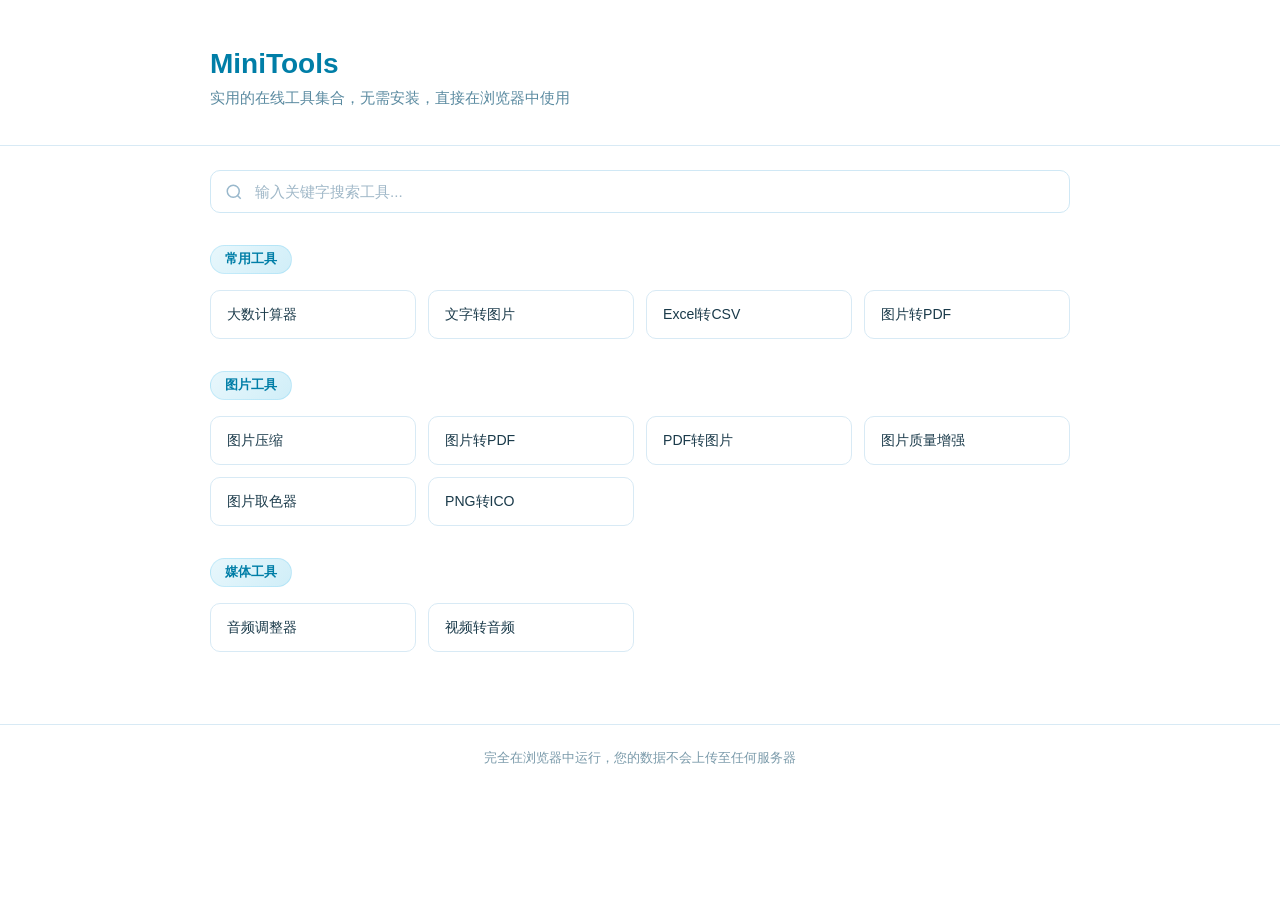
<file: index.html>
<!DOCTYPE html>
<html lang="zh-CN">
<head>
    <meta charset="UTF-8">
    <meta name="viewport" content="width=device-width, initial-scale=1.0">
    <title>MiniTools - 在线工具集合</title>
    <link rel="stylesheet" href="style.css">
</head>
<body>
    <header class="header">
        <div class="header-inner">
            <h1 class="title">MiniTools</h1>
            <p class="desc">实用的在线工具集合，无需安装，直接在浏览器中使用</p>
        </div>
    </header>

    <div class="container">
        <div class="search-bar">
            <input type="text" id="searchInput" placeholder="输入关键字搜索工具...">
        </div>

        <section class="category">
            <div class="category-header">
                <div class="category-tag">常用工具</div>
            </div>
            <div class="tools-list">
                <a href="large-number-calculator/index.html" class="tool-item" data-keywords="计算器 大数 数学">
                    <span>大数计算器</span>
                </a>
                <a href="text-to-image/index.html" class="tool-item" data-keywords="文字 图片 生成">
                    <span>文字转图片</span>
                </a>
                <a href="excel-to-csv/index.html" class="tool-item" data-keywords="excel csv 表格 转换">
                    <span>Excel转CSV</span>
                </a>
                <a href="image-to-pdf/index.html" class="tool-item" data-keywords="图片 pdf 合并">
                    <span>图片转PDF</span>
                </a>
            </div>
        </section>

        <section class="category">
            <div class="category-header">
                <div class="category-tag">图片工具</div>
            </div>
            <div class="tools-list">
                <a href="image-compressor/index.html" class="tool-item" data-keywords="图片 压缩 缩小">
                    <span>图片压缩</span>
                </a>
                <a href="image-to-pdf/index.html" class="tool-item" data-keywords="图片 pdf 合并">
                    <span>图片转PDF</span>
                </a>
                <a href="pdf-to-image/index.html" class="tool-item" data-keywords="pdf 图片 转换">
                    <span>PDF转图片</span>
                </a>
                <a href="picture-quality-enhancement/index.html" class="tool-item" data-keywords="图片 质量 增强 调整">
                    <span>图片质量增强</span>
                </a>
                <a href="color-picker/index.html" class="tool-item" data-keywords="取色 颜色 吸管">
                    <span>图片取色器</span>
                </a>
                <a href="ico-icon-conversion/index.html" class="tool-item" data-keywords="ico png 图标">
                    <span>PNG转ICO</span>
                </a>
            </div>
        </section>

        <section class="category">
            <div class="category-header">
                <div class="category-tag">媒体工具</div>
            </div>
            <div class="tools-list">
                <a href="audio-adjuster/index.html" class="tool-item" data-keywords="音频 音量 调整">
                    <span>音频调整器</span>
                </a>
                <a href="video-to-audio/index.html" class="tool-item" data-keywords="视频 音频 提取">
                    <span>视频转音频</span>
                </a>
            </div>
        </section>
    </div>

    <footer class="footer">
        <p>完全在浏览器中运行，您的数据不会上传至任何服务器</p>
    </footer>

    <script>
        const searchInput = document.getElementById('searchInput');
        const categories = document.querySelectorAll('.category');
        const toolItems = document.querySelectorAll('.tool-item');

        searchInput.addEventListener('input', (e) => {
            const keyword = e.target.value.toLowerCase().trim();

            if (!keyword) {
                categories.forEach(cat => cat.style.display = 'block');
                toolItems.forEach(item => item.style.display = 'flex');
                return;
            }

            categories.forEach(cat => {
                const hasMatch = Array.from(cat.querySelectorAll('.tool-item')).some(item => {
                    const keywords = item.getAttribute('data-keywords').toLowerCase();
                    const name = item.querySelector('span').textContent.toLowerCase();
                    return keywords.includes(keyword) || name.includes(keyword);
                });
                cat.style.display = hasMatch ? 'block' : 'none';
            });

            toolItems.forEach(item => {
                const keywords = item.getAttribute('data-keywords').toLowerCase();
                const name = item.querySelector('span').textContent.toLowerCase();
                const match = keywords.includes(keyword) || name.includes(keyword);
                item.style.display = match ? 'flex' : 'none';
            });
        });
    </script>
</body>
</html>
</file>
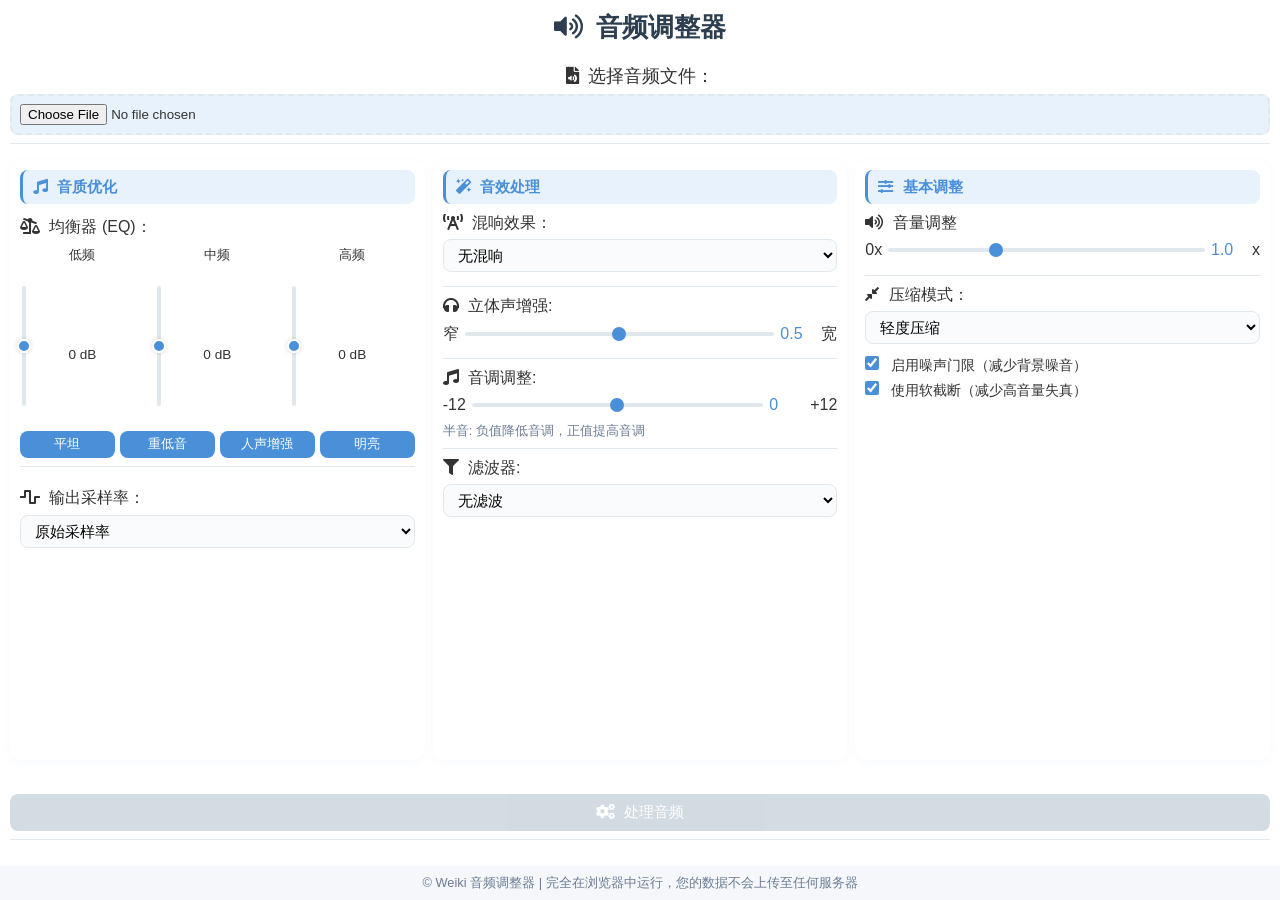
<file: audio-adjuster/index.html>
<!DOCTYPE html>
<html lang="zh-CN">
<head>
    <meta charset="UTF-8">
    <meta name="viewport" content="width=device-width, initial-scale=1.0, maximum-scale=1.0, user-scalable=no, shrink-to-fit=no">
    <meta name="description" content="一个完全在浏览器中运行的音频处理工具，无需安装，无需上传文件，保护您的隐私">
    <meta name="theme-color" content="#4a6cf7">
    <title>音频调整器</title>
    <link rel="stylesheet" href="style.css">
    <link rel="stylesheet" href="https://cdnjs.cloudflare.com/ajax/libs/font-awesome/5.15.4/css/all.min.css">
</head>
<body>
    <div class="container">
        <h1><i class="fas fa-volume-up"></i> 音频调整器</h1>
        
        <div class="form-group file-upload-group">
            <label for="audioFile"><i class="fas fa-file-audio"></i> 选择音频文件：</label>
            <input type="file" id="audioFile" accept="audio/*">
        </div>
        
        <div class="audio-container hidden" id="audioContainer">
            <label><i class="fas fa-play-circle"></i> 预览：</label>
            <audio id="audioPlayer" controls></audio>
        </div>
        
        <div class="controls-section">
            <div class="section-header">
                <i class="fas fa-sliders-h"></i> 基本调整
            </div>
            
            <div class="form-group">
                <label for="volumeControl">
                    <i class="fas fa-volume-up"></i> 音量调整
                </label>
                <div class="slider-container">
                    <span>0x</span>
                    <input type="range" id="volumeControl" min="0" max="3" step="0.1" value="1">
                    <span id="volumeValue" class="volume-value">1.0</span><span>x</span>
                </div>
            </div>
            
            <div class="form-group">
                <label for="compressionType"><i class="fas fa-compress-alt"></i> 压缩模式：</label>
                <select id="compressionType">
                    <option value="none">无压缩</option>
                    <option value="light" selected>轻度压缩</option>
                    <option value="medium">中度压缩</option>
                    <option value="heavy">重度压缩</option>
                </select>
                
                <label class="checkbox-label">
                    <input type="checkbox" id="useNoiseGate" checked> 
                    启用噪声门限（减少背景噪音）
                </label>
                
                <label class="checkbox-label">
                    <input type="checkbox" id="useSoftClipping" checked> 
                    使用软截断（减少高音量失真）
                </label>
            </div>
        </div>
        
        <div class="controls-section">
            <div class="section-header">
                <i class="fas fa-music"></i> 音质优化
            </div>
            
            <div class="form-group eq-controls">
                <label><i class="fas fa-balance-scale-right"></i> 均衡器 (EQ)：</label>
                <div class="eq-sliders">
                    <div class="eq-slider">
                        <label>低频</label>
                        <input type="range" id="eqLow" min="-12" max="12" step="1" value="0" class="vertical-slider" orient="vertical">
                        <span id="eqLowValue">0 dB</span>
                    </div>
                    <div class="eq-slider">
                        <label>中频</label>
                        <input type="range" id="eqMid" min="-12" max="12" step="1" value="0" class="vertical-slider" orient="vertical">
                        <span id="eqMidValue">0 dB</span>
                    </div>
                    <div class="eq-slider">
                        <label>高频</label>
                        <input type="range" id="eqHigh" min="-12" max="12" step="1" value="0" class="vertical-slider" orient="vertical">
                        <span id="eqHighValue">0 dB</span>
                    </div>
                </div>
                <div class="eq-presets">
                    <button type="button" id="eqFlat" class="eq-preset-btn">平坦</button>
                    <button type="button" id="eqBass" class="eq-preset-btn">重低音</button>
                    <button type="button" id="eqVocal" class="eq-preset-btn">人声增强</button>
                    <button type="button" id="eqBright" class="eq-preset-btn">明亮</button>
                </div>
            </div>
            
            <div class="form-group">
                <label for="sampleRateOutput"><i class="fas fa-wave-square"></i> 输出采样率：</label>
                <select id="sampleRateOutput">
                    <option value="original" selected>原始采样率</option>
                    <option value="44100">44.1 kHz (CD质量)</option>
                    <option value="48000">48 kHz (标准)</option>
                    <option value="96000">96 kHz (高质量)</option>
                </select>
            </div>
        </div>
        
        <div class="controls-section">
            <div class="section-header">
                <i class="fas fa-magic"></i> 音效处理
            </div>
            
            <div class="form-group">
                <label for="reverbType"><i class="fas fa-broadcast-tower"></i> 混响效果：</label>
                <select id="reverbType">
                    <option value="none" selected>无混响</option>
                    <option value="room">小房间</option>
                    <option value="hall">音乐厅</option>
                    <option value="cave">洞穴</option>
                    <option value="church">教堂</option>
                </select>
                <div class="slider-container" id="reverbLevelContainer" style="display: none;">
                    <span>混响量:</span>
                    <input type="range" id="reverbLevel" min="0" max="1" step="0.01" value="0.3">
                    <span id="reverbLevelValue" class="volume-value">0.3</span>
                </div>
            </div>
            
            <div class="form-group">
                <label><i class="fas fa-headphones"></i> 立体声增强:</label>
                <div class="slider-container">
                    <span>窄</span>
                    <input type="range" id="stereoWidth" min="0" max="1" step="0.01" value="0.5">
                    <span id="stereoWidthValue" class="volume-value">0.5</span>
                    <span>宽</span>
                </div>
            </div>
            
            <div class="form-group">
                <label for="pitchShift"><i class="fas fa-music"></i> 音调调整:</label>
                <div class="slider-container">
                    <span>-12</span>
                    <input type="range" id="pitchShift" min="-12" max="12" step="1" value="0">
                    <span id="pitchShiftValue" class="volume-value">0</span>
                    <span>+12</span>
                </div>
                <div class="small-text">半音: 负值降低音调，正值提高音调</div>
            </div>
            
            <div class="form-group">
                <label for="filterType"><i class="fas fa-filter"></i> 滤波器:</label>
                <select id="filterType">
                    <option value="none" selected>无滤波</option>
                    <option value="lowpass">低通 (保留低频)</option>
                    <option value="highpass">高通 (保留高频)</option>
                    <option value="bandpass">带通 (保留中频)</option>
                </select>
                <div class="slider-container" id="filterFreqContainer" style="display: none;">
                    <span>截止频率:</span>
                    <input type="range" id="filterFreq" min="20" max="20000" step="10" value="1000">
                    <span id="filterFreqValue" class="volume-value">1000 Hz</span>
                </div>
            </div>
        </div>
        
        <div class="form-group action-buttons">
            <button id="processBtn" disabled><i class="fas fa-cogs"></i> 处理音频</button>
            <div id="downloadOptions" class="hidden">
                <div class="download-container">
                    <div class="format-selection">
                        <label for="audioFormatSelect"><i class="fas fa-file-export"></i> 格式：</label>
                        <select id="audioFormatSelect">
                            <option value="wav">WAV</option>
                            <option value="mp3" selected>MP3</option>
                            <option value="ogg">OGG</option>
                        </select>
                    </div>
                    <button id="downloadBtn" disabled><i class="fas fa-download"></i> 下载调整后的音频</button>
                </div>
                <div class="filename-container">
                    <label for="customFileName"><i class="fas fa-file-signature"></i> 自定义文件名 (可选):</label>
                    <input type="text" id="customFileName" placeholder="留空使用默认名称">
                </div>
            </div>
        </div>
        
        <div id="status" class="status hidden"></div>
    </div>

    <footer class="footer">
        <div style="width: 100%; margin: 0 auto;">
            © Weiki 音频调整器 | 完全在浏览器中运行，您的数据不会上传至任何服务器
        </div>
    </footer>

    <script src="script.js"></script>
</body>
</html>
</file>
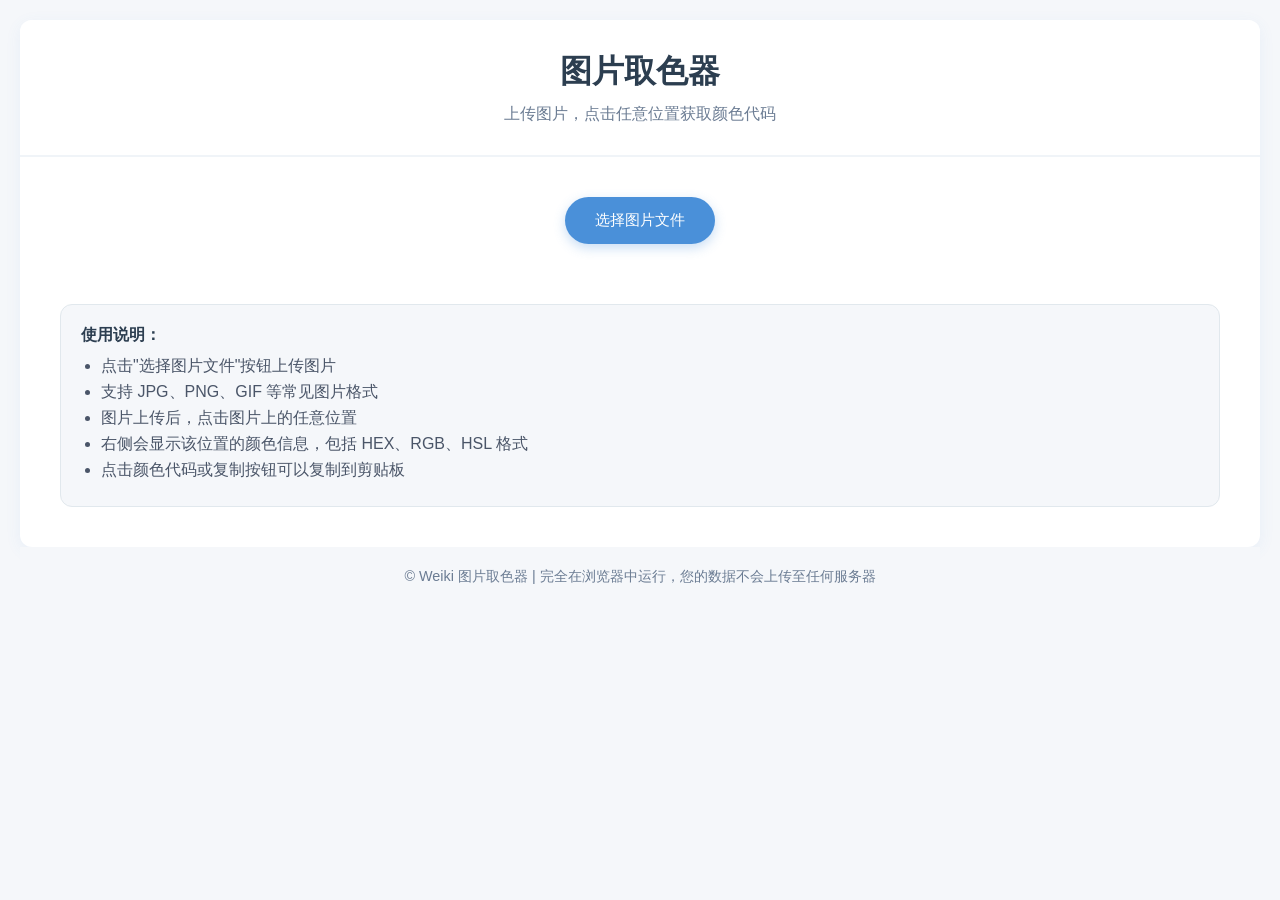
<file: color-picker/index.html>
<!DOCTYPE html>
<html lang="zh-CN">
<head>
    <meta charset="UTF-8">
    <meta name="viewport" content="width=device-width, initial-scale=1.0">
    <title>图片取色器</title>
    <link rel="stylesheet" href="style.css">
</head>
<body>
    <div class="container">
        <div class="header">
            <h1>图片取色器</h1>
            <p>上传图片，点击任意位置获取颜色代码</p>
        </div>
        
        <div class="main-content">
            <div class="upload-section">
                <button class="upload-btn" onclick="document.getElementById('fileInput').click()">
                    选择图片文件
                </button>
                <input type="file" id="fileInput" accept="image/*">
            </div>
            
            <div class="canvas-container">
                <div class="canvas-wrapper">
                    <canvas id="imageCanvas" class="hidden"></canvas>
                </div>
                
                <div class="color-info hidden" id="colorInfo">
                    <h3>颜色信息</h3>
                    <div class="color-preview" id="colorPreview">
                        点击图片获取颜色
                    </div>
                    <div class="color-values">
                        <div class="color-value">
                            <span class="color-label">HEX:</span>
                            <input type="text" class="color-code" id="hexValue" readonly onclick="copyToClipboard(this)">
                            <button class="copy-btn" onclick="copyToClipboard(document.getElementById('hexValue'))">复制</button>
                        </div>
                        <div class="color-value">
                            <span class="color-label">RGB:</span>
                            <input type="text" class="color-code" id="rgbValue" readonly onclick="copyToClipboard(this)">
                            <button class="copy-btn" onclick="copyToClipboard(document.getElementById('rgbValue'))">复制</button>
                        </div>
                        <div class="color-value">
                            <span class="color-label">HSL:</span>
                            <input type="text" class="color-code" id="hslValue" readonly onclick="copyToClipboard(this)">
                            <button class="copy-btn" onclick="copyToClipboard(document.getElementById('hslValue'))">复制</button>
                        </div>
                    </div>
                    <div class="coordinates" id="coordinates">坐标: (0, 0)</div>
                </div>
            </div>
            
            <div class="instructions">
                <h4>使用说明：</h4>
                <ul>
                    <li>点击"选择图片文件"按钮上传图片</li>
                    <li>支持 JPG、PNG、GIF 等常见图片格式</li>
                    <li>图片上传后，点击图片上的任意位置</li>
                    <li>右侧会显示该位置的颜色信息，包括 HEX、RGB、HSL 格式</li>
                    <li>点击颜色代码或复制按钮可以复制到剪贴板</li>
                </ul>
            </div>
        </div>
    </div>

    <footer class="footer">
        <div style="width: 100%; margin: 0 auto;">
            © Weiki 图片取色器 | 完全在浏览器中运行，您的数据不会上传至任何服务器
        </div>
    </footer>

    <script src="script.js"></script>
</body>
</html>
</file>
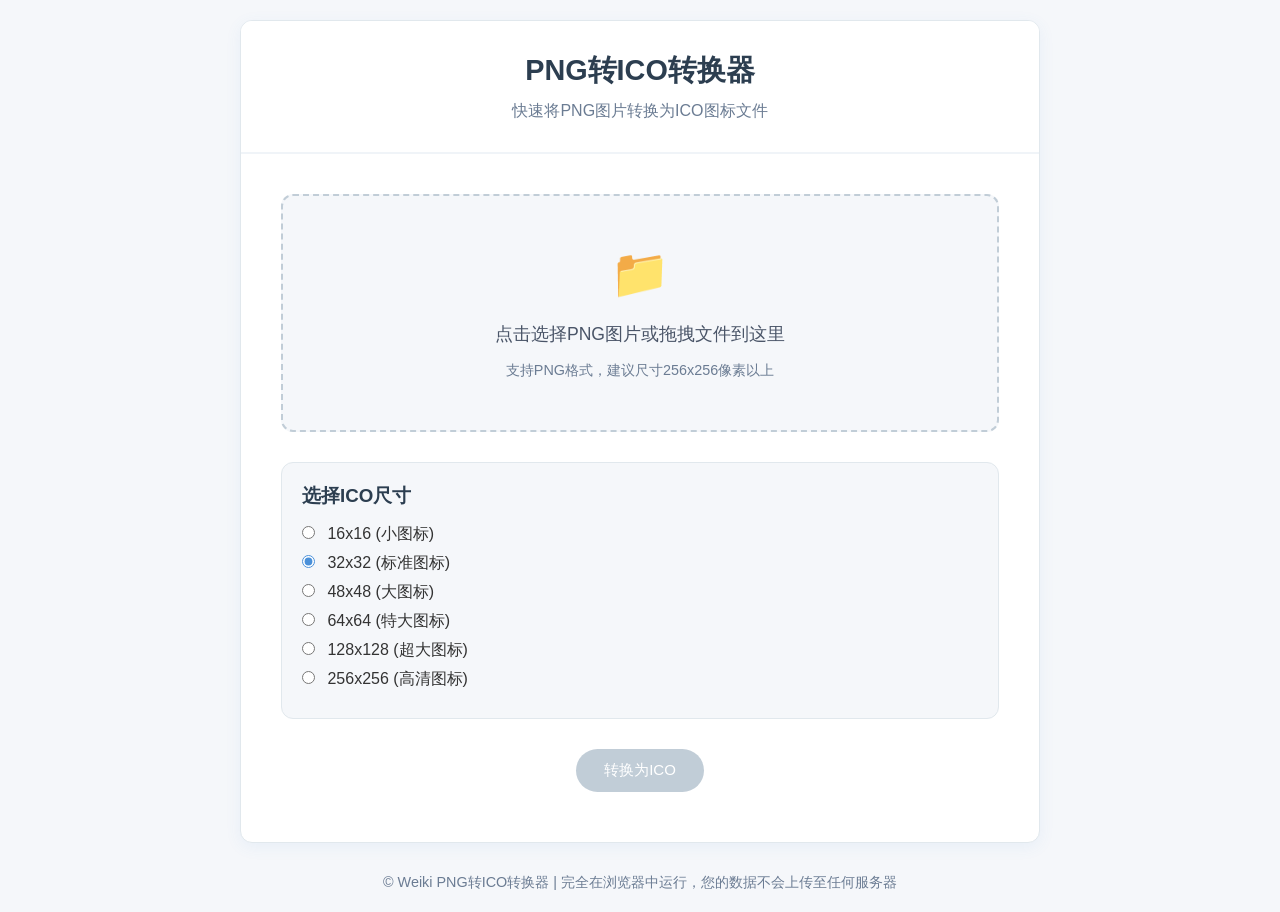
<file: ico-icon-conversion/index.html>
<!DOCTYPE html>
<html lang="zh-CN">
<head>
    <meta charset="UTF-8">
    <meta name="viewport" content="width=device-width, initial-scale=1.0">
    <title>PNG转ICO图标转换器</title>
    <link rel="stylesheet" href="styles.css">
</head>
<body>
    <div class="container">
        <div class="header">
            <h1>PNG转ICO转换器</h1>
            <p>快速将PNG图片转换为ICO图标文件</p>
        </div>

        <div class="main-content">
            <div class="upload-area" onclick="document.getElementById('fileInput').click()">
                <div class="upload-icon">📁</div>
                <div class="upload-text">点击选择PNG图片或拖拽文件到这里</div>
                <div class="upload-hint">支持PNG格式，建议尺寸256x256像素以上</div>
            </div>

            <input type="file" id="fileInput" accept=".png" />

            <div class="preview-area" id="previewArea">
                <div class="preview-title">图片预览</div>
                <img class="preview-image" id="previewImage" alt="预览图片" />
            </div>

            <div class="size-options">
                <h3>选择ICO尺寸</h3>
                <div class="size-radio">
                    <input type="radio" id="size16" name="iconSize" value="16">
                    <label for="size16">16x16 (小图标)</label>
                </div>
                <div class="size-radio">
                    <input type="radio" id="size32" name="iconSize" value="32" checked>
                    <label for="size32">32x32 (标准图标)</label>
                </div>
                <div class="size-radio">
                    <input type="radio" id="size48" name="iconSize" value="48">
                    <label for="size48">48x48 (大图标)</label>
                </div>
                <div class="size-radio">
                    <input type="radio" id="size64" name="iconSize" value="64">
                    <label for="size64">64x64 (特大图标)</label>
                </div>
                <div class="size-radio">
                    <input type="radio" id="size128" name="iconSize" value="128">
                    <label for="size128">128x128 (超大图标)</label>
                </div>
                <div class="size-radio">
                    <input type="radio" id="size256" name="iconSize" value="256">
                    <label for="size256">256x256 (高清图标)</label>
                </div>
            </div>

            <div style="text-align: center;">
                <button class="btn" id="convertBtn" onclick="convertToIco()" disabled>转换为ICO</button>
                <button class="btn" id="downloadBtn" onclick="downloadIco()" disabled style="display: none;">下载ICO文件</button>
            </div>

            <div class="progress-bar" id="progressBar">
                <div class="progress-fill" id="progressFill"></div>
            </div>

            <div class="error-message" id="errorMessage"></div>
            <div class="success-message" id="successMessage"></div>

            <div class="result-area" id="resultArea">
                <h3>转换完成</h3>
                <p id="resultText">ICO文件已生成，点击下载按钮保存文件。</p>
            </div>
        </div>
    </div>

    <footer class="footer">
        <div style="max-width: 1000px; margin: 0 auto;">
            © Weiki PNG转ICO转换器 | 完全在浏览器中运行，您的数据不会上传至任何服务器
        </div>
    </footer>

    <script src="script.js"></script>
</body>
</html>
</file>
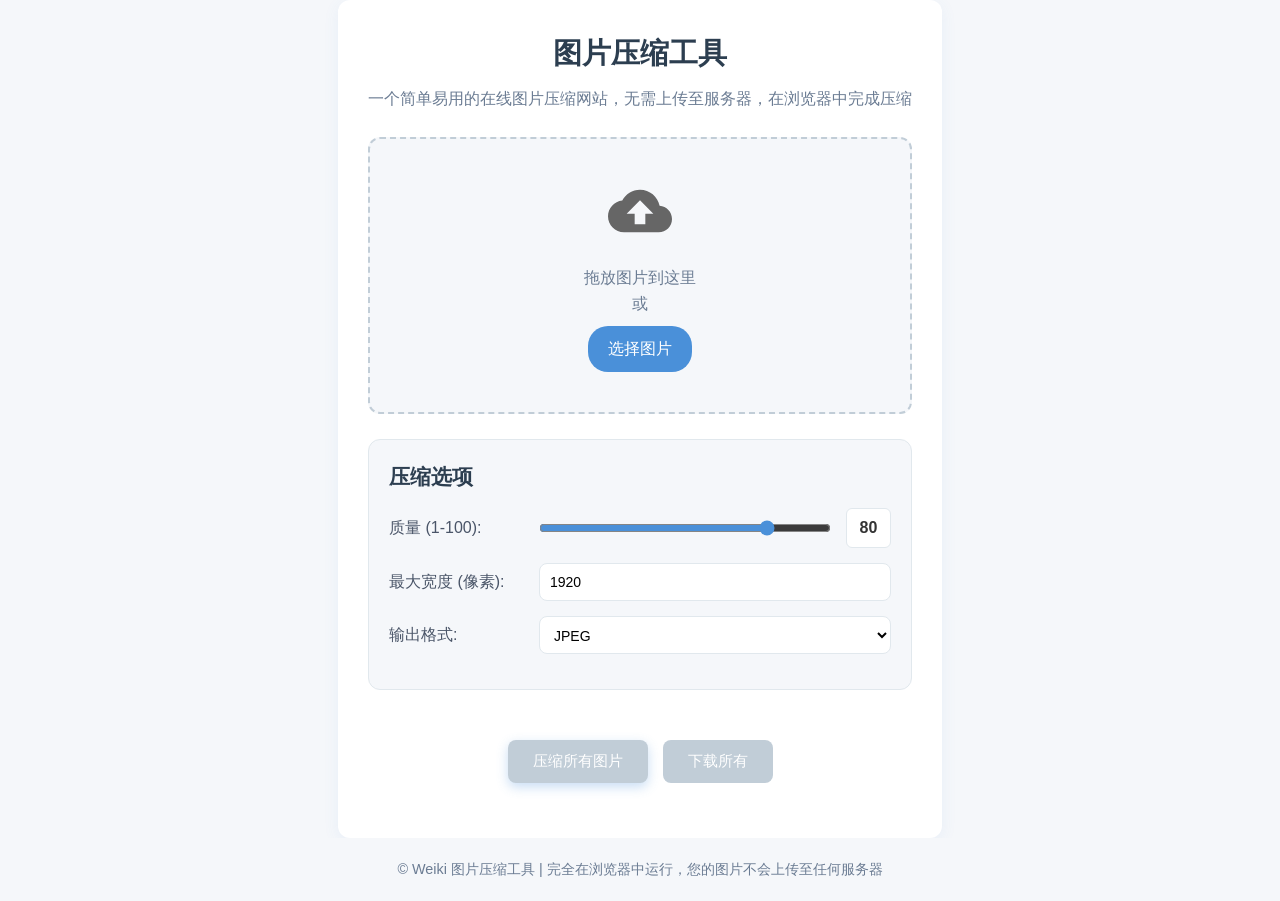
<file: image-compressor/index.html>
<!DOCTYPE html>
<html lang="en">
<head>
    <meta charset="UTF-8">
    <meta name="viewport" content="width=device-width, initial-scale=1.0">
    <title>图片压缩工具</title>
    <link rel="stylesheet" href="styles.css">
</head>
<body>
    <div class="container">
        <h1>图片压缩工具</h1>
        <p>一个简单易用的在线图片压缩网站，无需上传至服务器，在浏览器中完成压缩</p>
        
        <div class="upload-container">
            <div class="upload-area" id="uploadArea">
                <div class="upload-icon">
                    <svg xmlns="http://www.w3.org/2000/svg" viewBox="0 0 24 24" width="64" height="64">
                        <path d="M0 0h24v24H0z" fill="none"/>
                        <path d="M19.35 10.04C18.67 6.59 15.64 4 12 4 9.11 4 6.6 5.64 5.35 8.04 2.34 8.36 0 10.91 0 14c0 3.31 2.69 6 6 6h13c2.76 0 5-2.24 5-5 0-2.64-2.05-4.78-4.65-4.96zM14 13v4h-4v-4H7l5-5 5 5h-3z" fill="#666"/>
                    </svg>
                </div>
                <div class="upload-text">
                    拖放图片到这里<br>或<br>
                    <label for="fileInput" class="file-label">选择图片</label>
                    <input type="file" id="fileInput" accept="image/*" multiple class="file-input">
                </div>
            </div>
        </div>
        
        <div class="compression-options">
            <h2>压缩选项</h2>
            <div class="option-group">
                <label for="quality">质量 (1-100):</label>
                <input type="range" id="quality" min="1" max="100" value="100">
                <span id="qualityValue">80</span>
            </div>
            <div class="option-group">
                <label for="maxWidth">最大宽度 (像素):</label>
                <input type="number" id="maxWidth" min="100" max="4000" value="1920">
            </div>
            <div class="option-group">
                <label for="outputFormat">输出格式:</label>
                <select id="outputFormat">
                    <option value="jpeg">JPEG</option>
                    <option value="png">PNG</option>
                    <option value="webp">WebP</option>
                </select>
            </div>
        </div>
        
        <div class="preview-container" id="previewContainer">
            <!-- 预览区域将通过JavaScript动态生成 -->
        </div>
        
        <div class="action-buttons">
            <button id="compressBtn" class="primary-btn" disabled>压缩所有图片</button>
            <button id="downloadAllBtn" class="secondary-btn" disabled>下载所有</button>
        </div>
    </div>
    
    <footer class="footer">
        <div style="max-width: 1000px; margin: 0 auto;">
            © Weiki 图片压缩工具 | 完全在浏览器中运行，您的图片不会上传至任何服务器
        </div>
    </footer>
    
    <script src="script.js"></script>
</body>
</html>
</file>
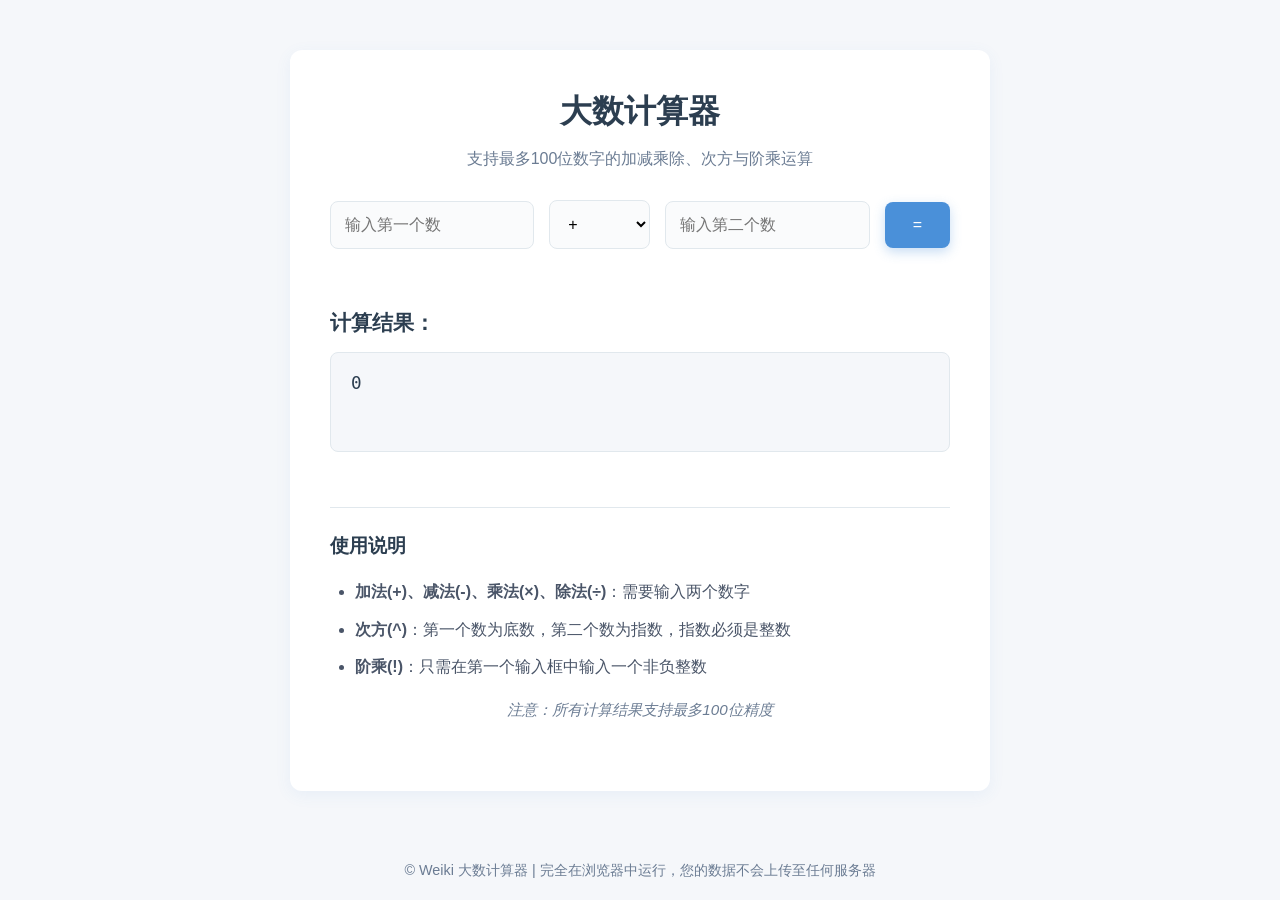
<file: large-number-calculator/index.html>
<!DOCTYPE html>
<html lang="zh-CN">
<head>
    <meta charset="UTF-8">
    <meta name="viewport" content="width=device-width, initial-scale=1.0, maximum-scale=1.0, user-scalable=no">
    <title>大数计算器</title>
    <link rel="stylesheet" href="style.css">
</head>
<body>
    <div class="calculator-container">
        <div class="calculator">
            <h1>大数计算器</h1>
            <p>支持最多100位数字的加减乘除、次方与阶乘运算</p>
            
            <div class="input-area">
                <input type="text" id="num1" placeholder="输入第一个数">
                <select id="operation">
                    <option value="add">+</option>
                    <option value="subtract">-</option>
                    <option value="multiply">×</option>
                    <option value="divide">÷</option>
                    <option value="power">^(次方)</option>
                    <option value="factorial">!(阶乘)</option>
                </select>
                <input type="text" id="num2" placeholder="输入第二个数">
                <button id="calculate">=</button>
            </div>
            
            <div class="result-area">
                <h2>计算结果：</h2>
                <div id="result" class="result">0</div>
            </div>
            
            <div class="instructions">
                <h3>使用说明</h3>
                <ul>
                    <li><strong>加法(+)、减法(-)、乘法(×)、除法(÷)</strong>：需要输入两个数字</li>
                    <li><strong>次方(^)</strong>：第一个数为底数，第二个数为指数，指数必须是整数</li>
                    <li><strong>阶乘(!)</strong>：只需在第一个输入框中输入一个非负整数</li>
                </ul>
                <p class="note">注意：所有计算结果支持最多100位精度</p>
            </div>
        </div>
    </div>
    
    <footer class="footer">
        <div style="max-width: 1000px; margin: 0 auto;">
            © Weiki 大数计算器 | 完全在浏览器中运行，您的数据不会上传至任何服务器
        </div>
    </footer>
    
    <script src="script.js"></script>
</body>
</html>
</file>
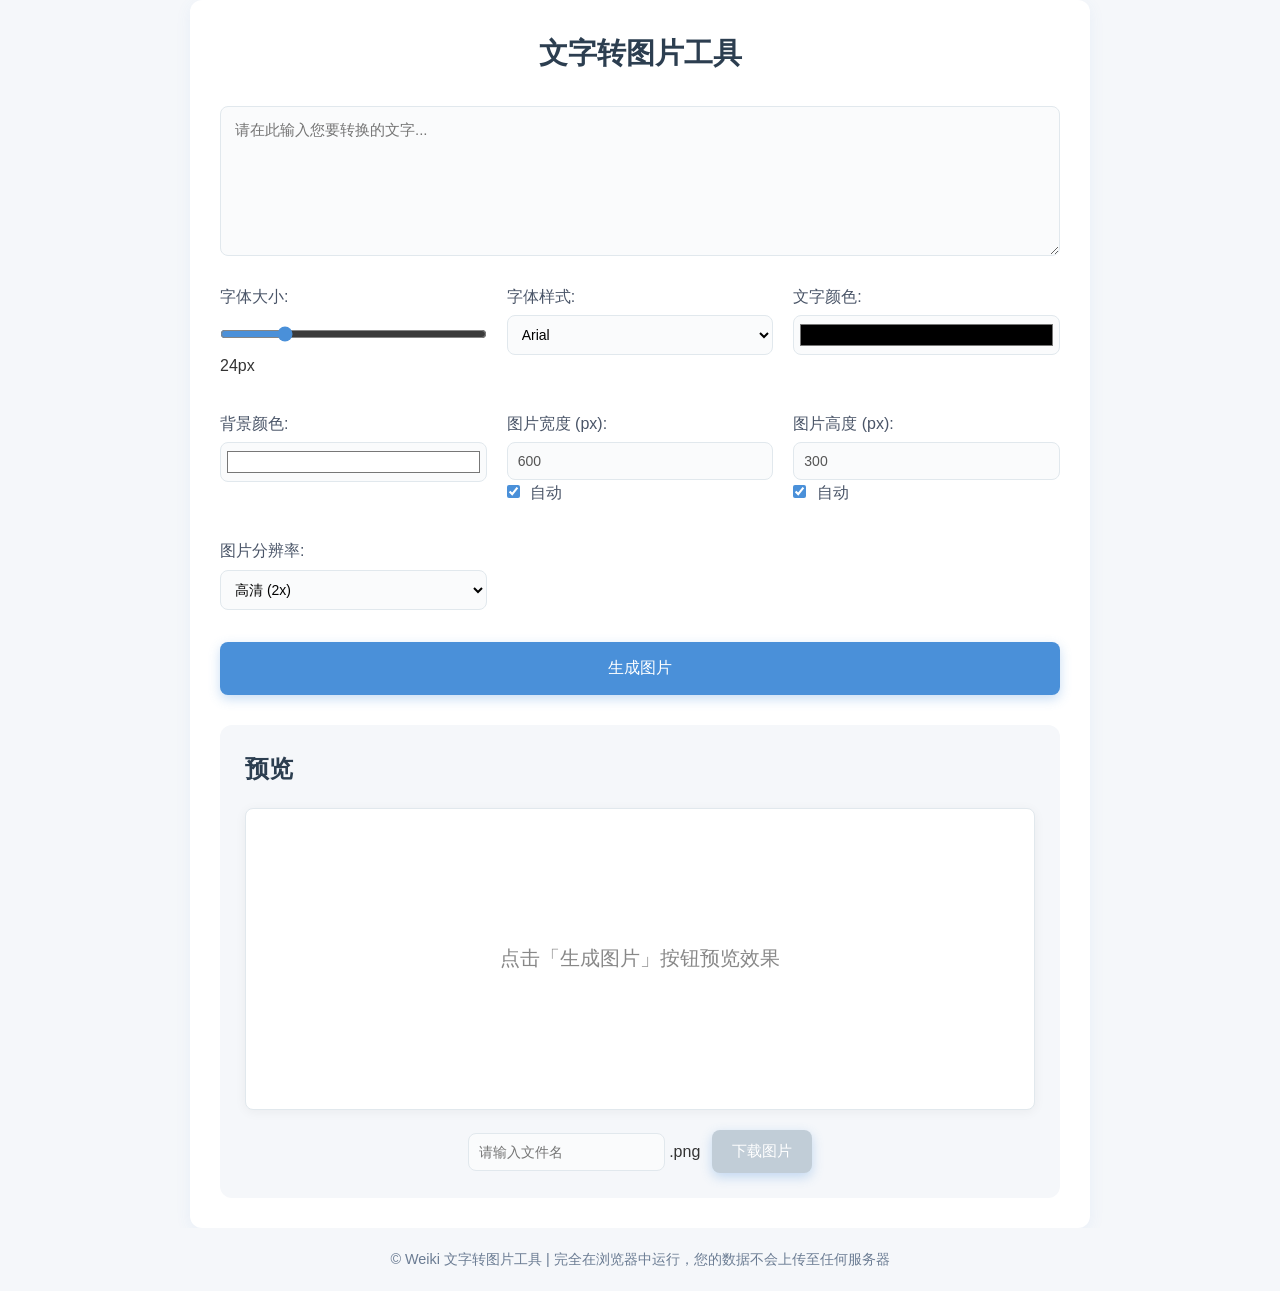
<file: text-to-image/index.html>
<!DOCTYPE html>
<html lang="zh-CN">
<head>
    <meta charset="UTF-8">
    <meta name="viewport" content="width=device-width, initial-scale=1.0">
    <title>文字转图片应用</title>
    <link rel="stylesheet" href="style.css">
</head>
<body>
    <div class="container">
        <h1>文字转图片工具</h1>
        <div class="text-input-area">
            <textarea id="textInput" placeholder="请在此输入您要转换的文字..."></textarea>
            <div class="controls">
                <div class="control-group">
                    <label for="fontSize">字体大小:</label>
                    <input type="range" id="fontSize" min="12" max="72" value="24">
                    <span id="fontSizeDisplay">24px</span>
                </div>
                <div class="control-group">
                    <label for="fontFamily">字体样式:</label>
                    <select id="fontFamily">
                        <option value="Arial">Arial</option>
                        <option value="Times New Roman">Times New Roman</option>
                        <option value="Courier New">Courier New</option>
                        <option value="SimSun">宋体</option>
                        <option value="Microsoft YaHei">微软雅黑</option>
                    </select>
                </div>
                <div class="control-group">
                    <label for="textColor">文字颜色:</label>
                    <input type="color" id="textColor" value="#000000">
                </div>
                <div class="control-group">
                    <label for="bgColor">背景颜色:</label>
                    <input type="color" id="bgColor" value="#FFFFFF">
                </div>
            </div>
            <button id="generateBtn">生成图片</button>
        </div>
        <div class="preview-area">
            <h2>预览</h2>
            <div class="canvas-container">
                <canvas id="canvas"></canvas>
            </div>
            <div class="download-controls">
                <button id="downloadBtn" disabled>下载图片</button>
            </div>
        </div>
    </div>
    <footer class="footer">
        <div style="width: 100%; margin: 0;">
            © Weiki 文字转图片工具 | 完全在浏览器中运行，您的数据不会上传至任何服务器
        </div>
    </footer>
    <script src="script.js"></script>
</body>
</html>
</file>
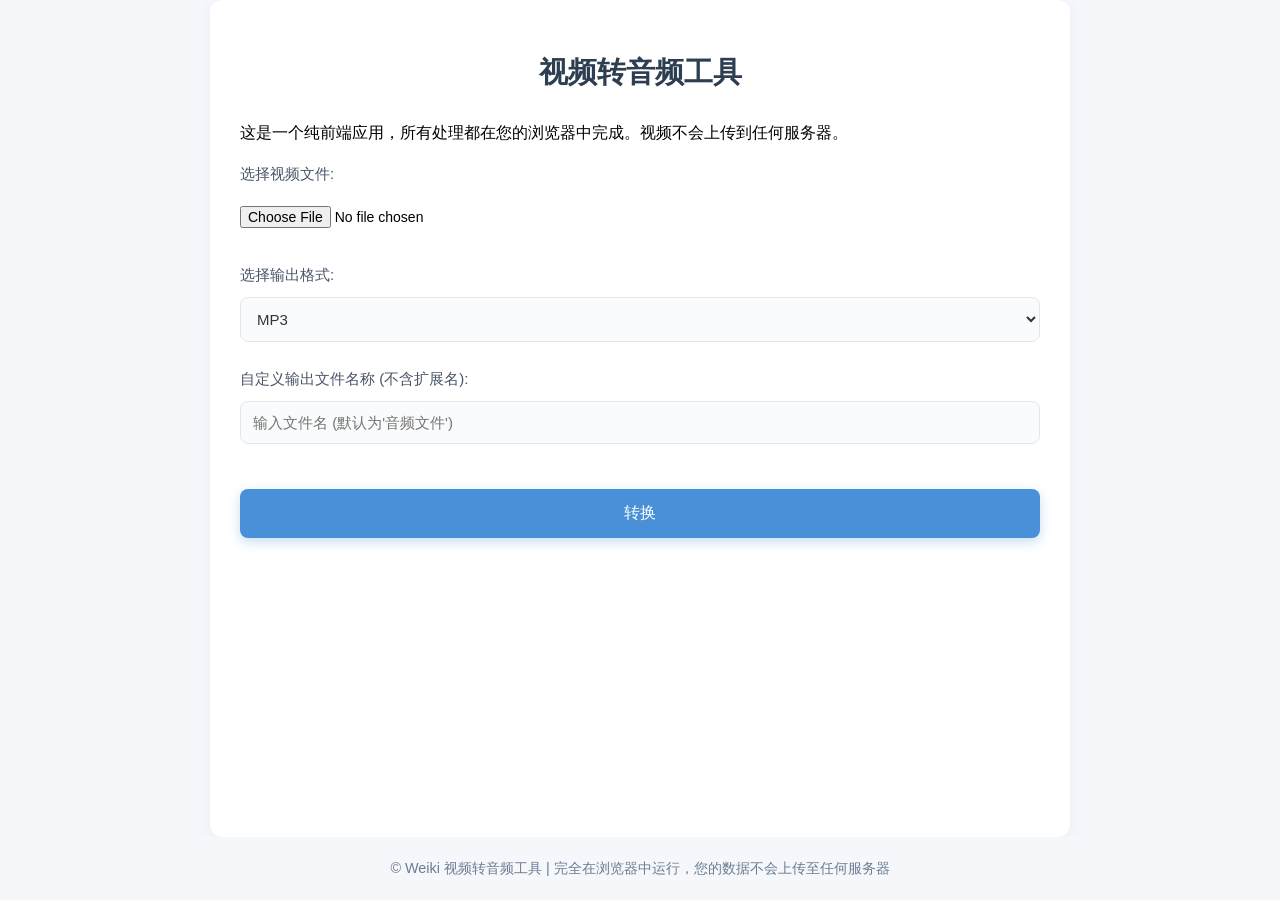
<file: video-to-audio/index.html>
<!DOCTYPE html>
<html lang="zh-CN">
<head>
    <meta charset="UTF-8">
    <meta name="viewport" content="width=device-width, initial-scale=1.0">
    <title>视频转音频工具</title>
    <link rel="stylesheet" href="styles.css">
</head>
<body>
    <div class="container">
        <div style="max-width: 1000px; margin: 0 auto;">
            <h1>视频转音频工具</h1>
            <p>这是一个纯前端应用，所有处理都在您的浏览器中完成。视频不会上传到任何服务器。</p>
        </div>
        
        <div id="error-message" class="error" style="display: none;"></div>
        <div id="success-message" class="success" style="display: none;"></div>
        
        <div class="form-group">
            <label for="video">选择视频文件:</label>
            <input type="file" id="video" accept="video/*" required>
        </div>
        
        <div class="form-group">
            <label for="format">选择输出格式:</label>
            <select id="format">
                <option value="mp3">MP3</option>
                <option value="wav">WAV</option>
                <option value="aac">AAC</option>
            </select>
        </div>
        
        <div class="form-group">
            <label for="filename">自定义输出文件名称 (不含扩展名):</label>
            <input type="text" id="filename" placeholder="输入文件名 (默认为'音频文件')">
        </div>
        
        <button id="convert-btn" class="btn">转换</button>
        
        <div id="progress-container">
            <h3>正在处理...</h3>
            <div id="progress-bar">
                <div id="progress"></div>
            </div>
            <div id="status">加载中...</div>
        </div>
        
        <div id="download-container">
            <h3>转换完成!</h3>
            <p>您的音频文件已准备好下载</p>
            <a id="download-link" href="#" download>下载音频文件</a>
        </div>
        
        <div id="log"></div>
    </div>

    <footer class="footer">
        <div style="max-width: 1000px; margin: 0 auto;">
            © Weiki 视频转音频工具 | 完全在浏览器中运行，您的数据不会上传至任何服务器
        </div>
    </footer>

    <script src="script.js"></script>
</body>
</html>
</file>
<file: style.css>
* {
    margin: 0;
    padding: 0;
    box-sizing: border-box;
}

body {
    font-family: -apple-system, BlinkMacSystemFont, 'Segoe UI', 'PingFang SC', 'Microsoft YaHei', sans-serif;
    background-color: #ffffff;
    min-height: 100vh;
    color: #333;
}

.header {
    background-color: #ffffff;
    padding: 48px 20px 36px;
    border-bottom: 1px solid #d8eaf5;
}

.header-inner {
    max-width: 900px;
    margin: 0 auto;
    padding: 0 20px;
}

.title {
    font-size: 1.75rem;
    font-weight: 600;
    color: #007ea7;
    margin-bottom: 8px;
}

.desc {
    font-size: 0.95rem;
    color: #5a8aa0;
}

.container {
    max-width: 900px;
    margin: 0 auto;
    padding: 24px 20px 40px;
}

.search-bar {
    margin-bottom: 32px;
}

.search-bar input {
    width: 100%;
    padding: 12px 16px 12px 44px;
    border: 1px solid #d0e8f5;
    border-radius: 10px;
    font-size: 0.95rem;
    background: white url("data:image/svg+xml,%3Csvg xmlns='http://www.w3.org/2000/svg' width='18' height='18' viewBox='0 0 24 24' fill='none' stroke='%2399b8cc' stroke-width='2'%3E%3Ccircle cx='11' cy='11' r='8'/%3E%3Cline x1='21' y1='21' x2='16.65' y2='16.65'/%3E%3C/svg%3E") 14px center no-repeat;
    background-color: white;
    outline: none;
    transition: border-color 0.2s, box-shadow 0.2s;
}

.search-bar input:focus {
    border-color: #00a8e8;
    box-shadow: 0 0 0 3px rgba(0, 168, 232, 0.1);
}

.search-bar input::placeholder {
    color: #a0b8c8;
}

.category {
    margin-bottom: 32px;
}

.category-header {
    display: flex;
    align-items: center;
    margin-bottom: 16px;
}

.category-tag {
    font-size: 0.8rem;
    font-weight: 600;
    color: #007ea7;
    background: linear-gradient(135deg, #e8f7fc 0%, #d0eef8 100%);
    padding: 5px 14px;
    border-radius: 20px;
    border: 1px solid rgba(0, 168, 232, 0.15);
}

.tools-list {
    display: grid;
    grid-template-columns: repeat(auto-fill, minmax(200px, 1fr));
    gap: 12px;
}

.tool-item {
    background: white;
    border: 1px solid #d8eaf5;
    border-radius: 10px;
    padding: 14px 16px;
    text-decoration: none;
    color: #333;
    display: flex;
    align-items: center;
    transition: all 0.2s ease;
}

.tool-item:hover {
    border-color: #00a8e8;
    box-shadow: 0 2px 10px rgba(0, 168, 232, 0.1);
}

.tool-item:active {
    background-color: #f0f9fc;
}

.tool-item span {
    font-size: 0.88rem;
    color: #1a3a4a;
    font-weight: 500;
}

.footer {
    text-align: center;
    padding: 24px 20px;
    color: #7a9aaa;
    font-size: 0.82rem;
    border-top: 1px solid #d8eaf5;
}

@media (max-width: 640px) {
    .header {
        padding: 36px 16px 28px;
    }

    .tools-list {
        grid-template-columns: repeat(auto-fill, minmax(150px, 1fr));
        gap: 10px;
    }

    .tool-item {
        padding: 12px 14px;
    }

    .tool-item span {
        font-size: 0.82rem;
    }

    .container {
        padding: 20px 16px 32px;
    }
}
</file>
<file: audio-adjuster/style.css>
* {
    box-sizing: border-box;
    margin: 0;
    padding: 0;
}

:root {
    --primary-color: #4A90D9;
    --primary-hover: #3a7fc8;
    --primary-light: #e8f2fc;
    --text-color: #333;
    --text-light: #6b7c93;
    --light-bg: #f5f7fa;
    --border-color: #e1e8ed;
    --container-bg: #ffffff;
    --slider-bg: #e1e8ed;
    --slider-filled: #4A90D9;
    --container-shadow: 0 2px 12px rgba(74, 144, 217, 0.08);
    --section-shadow: 0 2px 8px rgba(74, 144, 217, 0.05);
    --transition: all 0.3s ease;
    --success-color: #52c41a;
    --warning-color: #faad14;
    --danger-color: #f5222d;
}

html, body {
    height: 100%;
    margin: 0;
    overflow-x: hidden;
    width: 100%;
}

body {
    font-family: -apple-system, BlinkMacSystemFont, 'Segoe UI', 'PingFang SC', 'Microsoft YaHei', sans-serif;
    background-color: var(--light-bg);
    color: var(--text-color);
    line-height: 1.4;
    padding: 0;
    display: flex;
    flex-direction: column;
    min-height: 100vh;
}

.container {
    max-width: 100%;
    width: 100%;
    margin: 0 auto;
    padding: 10px;
    background: var(--container-bg);
    border-radius: 0;
    box-shadow: var(--container-shadow);
    flex: 1;
    display: grid;
    grid-template-columns: repeat(3, 1fr);
    grid-template-rows: auto auto 1fr auto;
    gap: 8px;
    grid-template-areas:
        "header header header"
        "file-upload file-upload file-upload"
        "basic-adjust audio-quality audio-effects"
        "audio-player audio-player audio-player"
        "status status status"
        "download download download"
        "footer footer footer";
}

h1 {
    text-align: center;
    margin-bottom: 10px;
    color: #2c3e50;
    font-weight: 600;
    font-size: 1.6rem;
    grid-area: header;
}

.form-group {
    margin-bottom: 8px;
    padding-bottom: 8px;
    border-bottom: 1px solid var(--border-color);
}

.form-group:last-child {
    border-bottom: none;
}

.form-group label {
    display: block;
    margin-bottom: 5px;
    font-weight: 500;
    color: var(--text-color);
}

input[type="file"] {
    width: 100%;
    padding: 8px;
    border: 2px dashed var(--border-color);
    border-radius: 8px;
    background: var(--primary-light);
    cursor: pointer;
    transition: var(--transition);
}

input[type="file"]:hover {
    border-color: var(--primary-color);
    background: #dbe8f9;
}

.file-upload-group {
    text-align: center;
    grid-area: file-upload;
}

.file-upload-group label {
    display: inline-block;
    margin-bottom: 6px;
    font-size: 1.1em;
}

input[type="text"] {
    flex-grow: 1;
    margin-right: 10px;
    padding: 6px 10px;
    border: 1px solid var(--border-color);
    border-radius: 8px;
    font-size: 0.95em;
    transition: var(--transition);
    background: #fafbfc;
}

input[type="text"]:focus {
    border-color: var(--primary-color);
    outline: none;
    box-shadow: 0 0 0 3px rgba(74, 144, 217, 0.15);
    background: #fff;
}

button {
    background-color: var(--primary-color);
    color: white;
    border: none;
    border-radius: 8px;
    padding: 8px 16px;
    cursor: pointer;
    font-weight: 500;
    font-size: 0.95em;
    transition: var(--transition);
}

button:hover:not(:disabled) {
    background-color: var(--primary-hover);
    transform: translateY(-2px);
    box-shadow: 0 4px 12px rgba(74, 144, 217, 0.3);
}

button:disabled {
    background-color: #c1cdd7;
    cursor: not-allowed;
    opacity: 0.7;
}

select {
    width: 100%;
    padding: 6px 10px;
    margin-bottom: 6px;
    border: 1px solid var(--border-color);
    border-radius: 8px;
    background-color: #fafbfc;
    font-size: 0.95em;
    transition: var(--transition);
}

select:focus {
    border-color: var(--primary-color);
    outline: none;
    box-shadow: 0 0 0 3px rgba(74, 144, 217, 0.15);
}

.slider-container {
    display: flex;
    align-items: center;
    gap: 6px;
    margin: 5px 0;
}

input[type="range"] {
    flex-grow: 1;
    height: 4px;
    -webkit-appearance: none;
    appearance: none;
    background: var(--slider-bg);
    border-radius: 4px;
    transition: var(--transition);
}

input[type="range"]::-webkit-slider-thumb {
    -webkit-appearance: none;
    appearance: none;
    width: 14px;
    height: 14px;
    border-radius: 50%;
    background: var(--slider-filled);
    cursor: pointer;
    transition: var(--transition);
}

input[type="range"]::-moz-range-thumb {
    width: 16px;
    height: 16px;
    border-radius: 50%;
    background: var(--slider-filled);
    cursor: pointer;
    border: none;
    transition: var(--transition);
}

input[type="range"]:hover::-webkit-slider-thumb {
    transform: scale(1.2);
    box-shadow: 0 0 10px rgba(74, 144, 217, 0.4);
}

input[type="range"]:hover::-moz-range-thumb {
    transform: scale(1.2);
    box-shadow: 0 0 10px rgba(74, 144, 217, 0.4);
}

.volume-value {
    min-width: 35px;
    font-weight: 500;
    color: var(--primary-color);
}

.checkbox-label {
    display: flex;
    align-items: center;
    margin: 5px 0;
    cursor: pointer;
    font-size: 0.9em;
}

.checkbox-label input[type="checkbox"] {
    margin-right: 8px;
    cursor: pointer;
    width: 14px;
    height: 14px;
    accent-color: var(--primary-color);
}

.eq-controls {
    margin-top: 12px;
    margin-bottom: 20px;
}

.eq-preview-toggle {
    margin-bottom: 10px;
    padding: 8px;
    background-color: var(--primary-light);
    border-radius: 8px;
    border: 1px dashed var(--border-color);
}

.eq-preview-toggle .checkbox-label {
    margin: 0;
    justify-content: center;
    font-weight: 500;
    color: var(--primary-color);
}

.eq-sliders {
    display: flex;
    justify-content: space-between;
    margin: 8px 0 20px 0;
    gap: 10px;
}

.eq-slider {
    display: flex;
    flex-direction: column;
    align-items: center;
    flex: 1;
    text-align: center;
    position: relative;
    height: 150px;
}

.eq-slider label {
    font-size: 0.8em;
    margin-bottom: 3px;
}

.vertical-slider {
    -webkit-appearance: none;
    appearance: none;
    width: 120px;
    height: 5px;
    background: var(--slider-bg);
    outline: none;
    margin: 0;
    border-radius: 5px;
    transform: rotate(-90deg);
    transform-origin: 60px 60px;
    position: absolute;
    top: 40px;
    left: 50%;
    margin-left: -60px;
}

.vertical-slider::-webkit-slider-thumb {
    -webkit-appearance: none;
    appearance: none;
    width: 16px;
    height: 16px;
    border-radius: 50%;
    background: var(--slider-filled);
    cursor: pointer;
    border: 2px solid #fff;
    box-shadow: 0 0 5px rgba(0, 0, 0, 0.15);
}

.vertical-slider::-moz-range-thumb {
    width: 16px;
    height: 16px;
    border-radius: 50%;
    background: var(--slider-filled);
    cursor: pointer;
    border: 2px solid #fff;
    box-shadow: 0 0 5px rgba(0, 0, 0, 0.15);
}

.vertical-slider:focus {
    outline: none;
    box-shadow: 0 0 0 3px rgba(74, 144, 217, 0.2);
}

.eq-slider span {
    position: absolute;
    bottom: 30px;
    left: 0;
    width: 100%;
    text-align: center;
    font-size: 0.85em;
    font-weight: 500;
    background-color: transparent;
    padding: 2px 0;
    text-shadow: 0px 0px 2px white;
    color: var(--text-color);
}

.eq-presets {
    display: flex;
    justify-content: space-between;
    margin-top: 35px;
    gap: 5px;
    clear: both;
}

.eq-preset-btn {
    flex: 1;
    padding: 5px;
    font-size: 0.8em;
}

.audio-container {
    margin: 10px 0;
    grid-area: audio-player;
}

audio {
    width: 100%;
    max-width: 100%;
    margin-top: 5px;
}

.hidden {
    display: none;
}

.status {
    text-align: center;
    padding: 8px;
    border-radius: 8px;
    margin-top: 8px;
    animation: fadeIn 0.3s ease;
    font-size: 0.9em;
    grid-area: status;
}

@keyframes fadeIn {
    from {
        opacity: 0;
        transform: translateY(10px);
    }
    to {
        opacity: 1;
        transform: translateY(0);
    }
}

.status.success {
    background-color: rgba(82, 196, 26, 0.15);
    color: var(--success-color);
}

.status.warning {
    background-color: rgba(250, 173, 20, 0.15);
    color: var(--warning-color);
}

.status.error {
    background-color: rgba(245, 34, 45, 0.15);
    color: var(--danger-color);
}

.small-text {
    font-size: 0.8em;
    color: var(--text-light);
    margin-top: 3px;
}

.footer {
    text-align: center;
    background-color: var(--light-bg);
    padding: 8px 0;
    font-size: 0.8em;
    color: var(--text-light);
    margin-top: auto;
    width: 100%;
    grid-area: footer;
}

.controls-section {
    background: var(--container-bg);
    border-radius: 12px;
    box-shadow: var(--section-shadow);
    margin-bottom: 10px;
    padding: 10px;
    height: 100%;
}

.controls-section:nth-of-type(1) {
    grid-area: basic-adjust;
}

.controls-section:nth-of-type(2) {
    grid-area: audio-quality;
}

.controls-section:nth-of-type(3) {
    grid-area: audio-effects;
}

.section-header {
    background-color: var(--primary-light);
    color: var(--primary-color);
    padding: 6px 10px;
    border-radius: 8px;
    margin-bottom: 8px;
    font-weight: 600;
    font-size: 0.95em;
    border-left: 3px solid var(--primary-color);
}

.action-buttons {
    display: flex;
    flex-direction: column;
    gap: 8px;
    margin-top: 10px;
    grid-area: download;
}

.action-buttons button {
    width: 100%;
    margin-bottom: 0;
}

#downloadOptions {
    background-color: var(--primary-light);
    border-radius: 12px;
    padding: 10px;
    margin-top: 5px;
    animation: fadeIn 0.3s ease;
    transition: var(--transition);
    width: 100%;
}

.download-container {
    display: flex;
    align-items: center;
    justify-content: space-between;
    flex-wrap: nowrap;
    width: 100%;
    margin-bottom: 5px;
}

.format-selection {
    flex-shrink: 0;
    background-color: white;
    border-radius: 8px;
    padding: 4px 8px;
    display: flex;
    align-items: center;
    flex: 1;
    max-width: 150px;
}

.format-selection label {
    margin: 0 8px 0 0;
    white-space: nowrap;
    display: inline-block;
}

.format-selection select {
    margin: 0;
    padding: 4px 8px;
    min-width: 80px;
    border: none;
    background: transparent;
    font-weight: 500;
    color: var(--primary-color);
}

.format-selection select:focus {
    outline: none;
    box-shadow: none;
}

.filename-container {
    margin-top: 5px;
    display: flex;
    flex-direction: row;
    align-items: center;
    flex-wrap: wrap;
}

.filename-container label {
    margin-bottom: 0;
    margin-right: 10px;
    color: var(--text-light);
    font-size: 0.9em;
    white-space: nowrap;
}

.filename-container input {
    padding: 6px 10px;
    border-radius: 8px;
    border: 1px solid var(--border-color);
    background-color: white;
    flex: 1;
    min-width: 150px;
}

#downloadBtn {
    margin: 0;
    white-space: nowrap;
    width: auto;
    padding: 6px 12px;
    font-size: 0.9em;
    flex-shrink: 0;
}

@media (max-width: 991px) {
    .container {
        grid-template-columns: 1fr;
        grid-template-rows: auto auto auto auto auto auto auto;
        grid-template-areas:
            "header"
            "file-upload"
            "basic-adjust"
            "audio-quality"
            "audio-effects"
            "audio-player"
            "download"
            "status"
            "footer";
        gap: 5px;
    }

    .eq-sliders {
        flex-direction: row;
    }

    .eq-slider {
        height: 120px;
    }

    .vertical-slider {
        width: 100px;
        transform-origin: 50px 50px;
        top: 30px;
        margin-left: -50px;
    }

    .eq-slider span {
        bottom: 25px;
    }

    .form-group {
        margin-bottom: 5px;
        padding-bottom: 5px;
    }

    .section-header {
        font-size: 0.9em;
        padding: 5px 8px;
    }

    .controls-section {
        padding: 8px;
        margin-bottom: 5px;
    }
}

@media (max-width: 768px) {
    .container {
        padding: 5px;
    }

    h1 {
        font-size: 1.4rem;
        margin-bottom: 5px;
    }

    button {
        padding: 6px 12px;
        font-size: 0.9em;
    }

    .download-container {
        flex-direction: row;
    }

    #downloadBtn {
        margin: 0;
    }

    audio {
        height: 30px;
    }

    .eq-slider {
        height: 100px;
    }

    .vertical-slider {
        width: 80px;
        transform-origin: 40px 40px;
        top: 25px;
        margin-left: -40px;
    }

    .eq-slider span {
        bottom: 20px;
    }

    .eq-sliders {
        margin-bottom: 15px;
    }

    .eq-presets {
        margin-top: 20px;
    }

    .filename-container {
        flex-direction: column;
        align-items: flex-start;
    }

    .filename-container label {
        margin-bottom: 5px;
        margin-right: 0;
    }

    .filename-container input {
        width: 100%;
    }
}

@media (max-width: 480px) {
    .eq-slider {
        height: 90px;
    }

    .vertical-slider {
        width: 70px;
        transform-origin: 35px 35px;
        top: 20px;
        margin-left: -35px;
    }

    .eq-slider span {
        bottom: 15px;
        font-size: 0.8em;
    }

    .eq-preset-btn {
        padding: 4px;
        font-size: 0.75em;
    }

    .checkbox-label {
        font-size: 0.85em;
    }

    input[type="range"]::-webkit-slider-thumb {
        width: 12px;
        height: 12px;
    }

    input[type="range"]::-moz-range-thumb {
        width: 12px;
        height: 12px;
    }
}

i {
    margin-right: 5px;
}
</file>
<file: color-picker/style.css>
* {
    margin: 0;
    padding: 0;
    box-sizing: border-box;
}

body {
    font-family: -apple-system, BlinkMacSystemFont, 'Segoe UI', 'PingFang SC', 'Microsoft YaHei', sans-serif;
    background: #f5f7fa;
    min-height: 100vh;
    padding: 20px;
}

.container {
    max-width: 1400px;
    margin: 0 auto;
    background: #ffffff;
    border-radius: 12px;
    box-shadow: 0 4px 16px rgba(74, 144, 217, 0.08);
    overflow: hidden;
}

.header {
    background: #ffffff;
    color: #2c3e50;
    padding: 30px;
    text-align: center;
    border-bottom: 2px solid #f0f4f8;
}

.header h1 {
    font-size: 2rem;
    margin-bottom: 10px;
    color: #2c3e50;
    font-weight: 600;
}

.header p {
    font-size: 1rem;
    color: #6b7c93;
}

.main-content {
    padding: 40px;
}

.upload-section {
    text-align: center;
    margin-bottom: 30px;
}

.upload-btn {
    display: inline-block;
    padding: 14px 30px;
    background: #4A90D9;
    color: white;
    border: none;
    border-radius: 25px;
    font-size: 15px;
    cursor: pointer;
    transition: all 0.3s ease;
    box-shadow: 0 4px 12px rgba(74, 144, 217, 0.3);
    font-weight: 500;
}

.upload-btn:hover {
    transform: translateY(-2px);
    background: #3a7fc8;
    box-shadow: 0 6px 16px rgba(74, 144, 217, 0.4);
}

#fileInput {
    display: none;
}

.canvas-container {
    display: flex;
    gap: 30px;
    align-items: flex-start;
    flex-wrap: wrap;
}

.canvas-wrapper {
    flex: 2;
    min-width: 500px;
}

#imageCanvas {
    max-width: 100%;
    border: 2px solid #e1e8ed;
    border-radius: 12px;
    cursor: crosshair;
    box-shadow: 0 4px 12px rgba(0,0,0,0.08);
    transition: all 0.3s ease;
}

#imageCanvas:hover {
    border-color: #4A90D9;
}

.color-info {
    flex: 0 0 320px;
    background: #f5f7fa;
    padding: 25px;
    border-radius: 12px;
    border: 1px solid #e1e8ed;
}

.color-info h3 {
    color: #2c3e50;
    margin-bottom: 20px;
    font-size: 1.2rem;
    text-align: center;
    font-weight: 600;
}

.color-preview {
    width: 100%;
    height: 120px;
    border: 2px solid #e1e8ed;
    border-radius: 12px;
    margin-bottom: 20px;
    display: flex;
    align-items: center;
    justify-content: center;
    font-weight: bold;
    color: white;
}

.color-values {
    display: flex;
    flex-direction: column;
    gap: 15px;
}

.color-value {
    display: flex;
    align-items: center;
    gap: 10px;
}

.color-label {
    font-weight: 600;
    width: 60px;
    color: #4a5568;
}

.color-code {
    flex: 1;
    padding: 10px 15px;
    border: 1px solid #e1e8ed;
    border-radius: 8px;
    background: #ffffff;
    font-family: 'SF Mono', 'Monaco', 'Courier New', monospace;
    font-size: 14px;
    cursor: pointer;
    transition: all 0.3s ease;
}

.color-code:hover {
    border-color: #4A90D9;
    background: #f5f7fa;
}

.copy-btn {
    padding: 8px 12px;
    background: #4A90D9;
    color: white;
    border: none;
    border-radius: 8px;
    cursor: pointer;
    font-size: 12px;
    transition: all 0.3s ease;
    font-weight: 500;
}

.copy-btn:hover {
    background: #3a7fc8;
}

.instructions {
    background: #f5f7fa;
    padding: 20px;
    border-radius: 12px;
    margin-top: 30px;
    border-left: 4px solid #4A90D9;
    border: 1px solid #e1e8ed;
}

.instructions h4 {
    color: #2c3e50;
    margin-bottom: 10px;
    font-weight: 600;
}

.instructions ul {
    color: #4a5568;
    margin-left: 20px;
}

.instructions li {
    margin-bottom: 5px;
}

.hidden {
    display: none;
}

.coordinates {
    font-size: 12px;
    color: #6b7c93;
    margin-top: 10px;
    text-align: center;
}

.footer {
    width: 100%;
    background-color: #f5f7fa;
    color: #6b7c93;
    text-align: center;
    padding: 20px 0;
    font-size: 0.9rem;
    margin-top: auto;
}

@media (max-width: 768px) {
    .canvas-container {
        flex-direction: column;
    }

    .canvas-wrapper {
        min-width: 300px;
    }

    .color-info {
        flex: none;
    }

    .main-content {
        padding: 20px;
    }
}

@media (max-width: 480px) {
    .container {
        margin: 10px;
        border-radius: 10px;
    }

    .main-content {
        padding: 15px;
    }

    .header {
        padding: 20px;
    }

    .header h1 {
        font-size: 1.5rem;
    }
}
</file>
<file: ico-icon-conversion/styles.css>
* {
    margin: 0;
    padding: 0;
    box-sizing: border-box;
}

body {
    font-family: -apple-system, BlinkMacSystemFont, 'Segoe UI', 'PingFang SC', 'Microsoft YaHei', sans-serif;
    background-color: #f5f7fa;
    color: #333;
    min-height: 100vh;
    display: flex;
    flex-direction: column;
    align-items: center;
    padding: 20px;
}

.container {
    max-width: 800px;
    width: 100%;
    background: #ffffff;
    border-radius: 12px;
    box-shadow: 0 4px 16px rgba(74, 144, 217, 0.08);
    border: 1px solid #e1e8ed;
    overflow: hidden;
}

.header {
    background: #ffffff;
    color: #2c3e50;
    padding: 30px;
    text-align: center;
    border-bottom: 2px solid #f0f4f8;
}

.header h1 {
    font-size: 1.8rem;
    margin-bottom: 10px;
    font-weight: 600;
    color: #2c3e50;
}

.header p {
    font-size: 1rem;
    color: #6b7c93;
}

.main-content {
    padding: 40px;
}

.upload-area {
    border: 2px dashed #c1cdd7;
    border-radius: 12px;
    padding: 50px 20px;
    text-align: center;
    margin-bottom: 30px;
    transition: all 0.3s ease;
    cursor: pointer;
    background-color: #f5f7fa;
}

.upload-area:hover {
    border-color: #4A90D9;
    background-color: #e8f2fc;
}

.upload-area.dragover {
    border-color: #4A90D9;
    background-color: #dbe8f9;
    transform: scale(1.02);
}

.upload-icon {
    font-size: 3em;
    color: #4A90D9;
    margin-bottom: 20px;
}

.upload-text {
    font-size: 1.1rem;
    color: #4a5568;
    margin-bottom: 15px;
}

.upload-hint {
    font-size: 0.9rem;
    color: #6b7c93;
}

#fileInput {
    display: none;
}

.btn {
    background: #4A90D9;
    color: white;
    border: none;
    padding: 12px 28px;
    border-radius: 25px;
    cursor: pointer;
    font-size: 15px;
    font-weight: 500;
    transition: all 0.3s ease;
    margin: 10px;
    box-shadow: 0 4px 12px rgba(74, 144, 217, 0.3);
}

.btn:hover {
    transform: translateY(-2px);
    box-shadow: 0 6px 16px rgba(74, 144, 217, 0.4);
    background: #3a7fc8;
}

.btn:disabled {
    background: #c1cdd7;
    cursor: not-allowed;
    transform: none;
    box-shadow: none;
}

.preview-area {
    margin: 30px 0;
    padding: 20px;
    border: 1px solid #e1e8ed;
    border-radius: 12px;
    display: none;
    background-color: #f5f7fa;
}

.preview-title {
    font-size: 1.1rem;
    margin-bottom: 15px;
    color: #2c3e50;
    font-weight: 600;
}

.preview-image {
    max-width: 200px;
    max-height: 200px;
    border: 1px solid #e1e8ed;
    border-radius: 8px;
    margin: 10px;
    background-color: #ffffff;
}

.size-options {
    margin: 20px 0;
    padding: 20px;
    border: 1px solid #e1e8ed;
    border-radius: 12px;
    background-color: #f5f7fa;
}

.size-options h3 {
    margin-bottom: 15px;
    color: #2c3e50;
    font-weight: 600;
}

.size-radio {
    margin: 8px 0;
}

.size-radio input {
    margin-right: 8px;
    accent-color: #4A90D9;
}

.progress-bar {
    width: 100%;
    height: 6px;
    background-color: #e1e8ed;
    border-radius: 3px;
    overflow: hidden;
    margin: 20px 0;
    display: none;
}

.progress-fill {
    height: 100%;
    background: #4A90D9;
    width: 0%;
    transition: width 0.3s ease;
}

.result-area {
    margin-top: 30px;
    padding: 20px;
    border: 1px solid #e1e8ed;
    border-radius: 12px;
    display: none;
    background-color: #f5f7fa;
}

.error-message {
    color: #f5222d;
    background-color: #fff1f0;
    padding: 15px;
    border-radius: 8px;
    margin: 15px 0;
    display: none;
    border-left: 4px solid #f5222d;
}

.success-message {
    color: #52c41a;
    background-color: #e6f7e9;
    padding: 15px;
    border-radius: 8px;
    margin: 15px 0;
    display: none;
    border-left: 4px solid #52c41a;
}

.footer {
    margin-top: 30px;
    text-align: center;
    color: #6b7c93;
    font-size: 0.9rem;
}
</file>
<file: image-compressor/styles.css>
* {
    margin: 0;
    padding: 0;
    box-sizing: border-box;
}

body {
    font-family: -apple-system, BlinkMacSystemFont, 'Segoe UI', 'PingFang SC', 'Microsoft YaHei', sans-serif;
    background-color: #f5f7fa;
    color: #333;
    line-height: 1.6;
    display: flex;
    flex-direction: column;
    min-height: 100vh;
}

.container {
    max-width: 1000px;
    margin: 0 auto;
    padding: 30px;
    flex: 1 0 auto;
    background: #ffffff;
    border-radius: 12px;
    box-shadow: 0 4px 16px rgba(74, 144, 217, 0.08);
}

h1 {
    font-size: 1.8rem;
    color: #2c3e50;
    text-align: center;
    margin-bottom: 10px;
    font-weight: 600;
}

h2 {
    font-size: 1.3rem;
    color: #2c3e50;
    margin-bottom: 15px;
    font-weight: 600;
}

p {
    text-align: center;
    margin-bottom: 25px;
    color: #6b7c93;
}

.upload-container {
    margin-bottom: 25px;
}

.upload-area {
    border: 2px dashed #c1cdd7;
    border-radius: 12px;
    padding: 40px;
    text-align: center;
    background-color: #f5f7fa;
    transition: all 0.3s ease;
    cursor: pointer;
}

.upload-area:hover, .upload-area.dragover {
    background-color: #e8f2fc;
    border-color: #4A90D9;
}

.upload-icon {
    margin-bottom: 15px;
}

.upload-text {
    color: #6b7c93;
    font-size: 1rem;
}

.file-label {
    display: inline-block;
    background-color: #4A90D9;
    color: white;
    padding: 10px 20px;
    border-radius: 20px;
    cursor: pointer;
    margin-top: 10px;
    transition: all 0.3s ease;
    font-weight: 500;
}

.file-label:hover {
    background-color: #3a7fc8;
}

.file-input {
    display: none;
}

.compression-options {
    background-color: #f5f7fa;
    border-radius: 12px;
    padding: 20px;
    margin-bottom: 25px;
    border: 1px solid #e1e8ed;
}

.option-group {
    display: flex;
    align-items: center;
    margin-bottom: 15px;
}

.option-group label {
    width: 150px;
    color: #4a5568;
    font-weight: 500;
}

.option-group input, .option-group select {
    flex: 1;
    padding: 10px;
    border: 1px solid #e1e8ed;
    border-radius: 8px;
    font-size: 14px;
    background: #ffffff;
}

.option-group input:focus, .option-group select:focus {
    outline: none;
    border-color: #4A90D9;
    box-shadow: 0 0 0 3px rgba(74, 144, 217, 0.15);
}

#maxWidth, #outputFormat {
    height: 38px;
    font-size: 14px;
}

.option-group input[type="range"] {
    margin-right: 15px;
    width: 100%;
    max-width: 100%;
    min-width: 200px;
    padding: 0;
    accent-color: #4A90D9;
}

#qualityValue {
    display: inline-block;
    background-color: #ffffff;
    color: #333;
    min-width: 45px;
    text-align: center;
    padding: 6px 12px;
    border-radius: 6px;
    font-weight: 600;
    border: 1px solid #e1e8ed;
}

.preview-container {
    display: grid;
    grid-template-columns: repeat(auto-fill, minmax(280px, 1fr));
    gap: 20px;
    margin-bottom: 25px;
}

.preview-item {
    background-color: #ffffff;
    border-radius: 12px;
    overflow: hidden;
    box-shadow: 0 2px 12px rgba(74, 144, 217, 0.08);
    border: 1px solid #e1e8ed;
    position: relative;
}

.preview-image {
    width: 100%;
    height: 180px;
    object-fit: contain;
    background-color: #f5f7fa;
    border-bottom: 1px solid #e1e8ed;
}

.preview-info {
    padding: 15px;
}

.preview-name {
    font-weight: 600;
    margin-bottom: 8px;
    white-space: nowrap;
    overflow: hidden;
    text-overflow: ellipsis;
    color: #2c3e50;
}

.preview-size {
    color: #6b7c93;
    margin-bottom: 10px;
    font-size: 0.9rem;
}

.preview-actions {
    display: flex;
    justify-content: space-between;
    margin-top: 10px;
}

.preview-actions button {
    padding: 8px 16px;
    border: none;
    border-radius: 6px;
    cursor: pointer;
    font-size: 0.85rem;
    font-weight: 500;
    transition: all 0.3s ease;
}

.preview-download {
    background-color: #4A90D9;
    color: white;
}

.preview-download:hover {
    background-color: #3a7fc8;
}

.preview-remove {
    background-color: #f5222d;
    color: white;
}

.preview-remove:hover {
    background-color: #d91c1c;
}

.action-buttons {
    display: flex;
    justify-content: center;
    gap: 15px;
    margin-bottom: 25px;
}

.primary-btn, .secondary-btn {
    padding: 12px 25px;
    border: none;
    border-radius: 8px;
    cursor: pointer;
    font-size: 15px;
    font-weight: 500;
    transition: all 0.3s ease;
}

.primary-btn {
    background-color: #4A90D9;
    color: white;
    box-shadow: 0 4px 12px rgba(74, 144, 217, 0.3);
}

.primary-btn:hover {
    background-color: #3a7fc8;
}

.primary-btn:disabled {
    background-color: #c1cdd7;
    cursor: not-allowed;
}

.secondary-btn {
    background-color: #52c41a;
    color: white;
}

.secondary-btn:hover {
    background-color: #46a817;
}

.secondary-btn:disabled {
    background-color: #c1cdd7;
    cursor: not-allowed;
}

.footer {
    width: 100%;
    background-color: #f5f7fa;
    color: #6b7c93;
    text-align: center;
    padding: 20px 0;
    font-size: 0.9rem;
    margin-top: auto;
}

@media (max-width: 768px) {
    .container {
        padding: 20px;
        border-radius: 0;
        margin: 0;
    }

    .upload-area {
        padding: 30px 15px;
    }

    .option-group {
        flex-direction: column;
        align-items: flex-start;
    }

    .option-group label {
        width: 100%;
        margin-bottom: 8px;
    }

    .preview-container {
        grid-template-columns: 1fr;
    }

    .action-buttons {
        flex-direction: column;
    }

    .primary-btn, .secondary-btn {
        width: 100%;
    }
}
</file>
<file: large-number-calculator/style.css>
* {
    box-sizing: border-box;
    margin: 0;
    padding: 0;
}

html, body {
    font-family: -apple-system, BlinkMacSystemFont, 'Segoe UI', 'PingFang SC', 'Microsoft YaHei', sans-serif;
    background-color: #f5f7fa;
    height: 100%;
    width: 100%;
    margin: 0;
    overflow-x: hidden;
}

body {
    display: flex;
    flex-direction: column;
    min-height: 100vh;
}

.calculator-container {
    flex: 1;
    display: flex;
    justify-content: center;
    align-items: center;
    padding: 20px;
    width: 100%;
}

.calculator {
    background-color: #ffffff;
    border-radius: 12px;
    box-shadow: 0 4px 16px rgba(74, 144, 217, 0.08);
    padding: 40px;
    width: 100%;
    max-width: 700px;
    display: flex;
    flex-direction: column;
}

h1 {
    color: #2c3e50;
    margin-bottom: 15px;
    text-align: center;
    font-size: 2rem;
    font-weight: 600;
}

p {
    color: #6b7c93;
    margin-bottom: 30px;
    text-align: center;
    font-size: 1rem;
}

.input-area {
    display: flex;
    flex-wrap: wrap;
    gap: 15px;
    margin-bottom: 30px;
    align-items: center;
}

input[type="text"] {
    flex: 1;
    min-width: 180px;
    padding: 14px;
    border: 1px solid #e1e8ed;
    border-radius: 8px;
    font-size: 1rem;
    background: #fafbfc;
    transition: all 0.3s ease;
}

input[type="text"]:focus {
    outline: none;
    border-color: #4A90D9;
    box-shadow: 0 0 0 3px rgba(74, 144, 217, 0.15);
    background: #fff;
}

select {
    padding: 14px;
    border: 1px solid #e1e8ed;
    border-radius: 8px;
    background-color: #fafbfc;
    font-size: 1rem;
    cursor: pointer;
    transition: all 0.3s ease;
}

select:focus {
    outline: none;
    border-color: #4A90D9;
    box-shadow: 0 0 0 3px rgba(74, 144, 217, 0.15);
}

button {
    padding: 14px 28px;
    background-color: #4A90D9;
    color: white;
    border: none;
    border-radius: 8px;
    cursor: pointer;
    font-size: 1rem;
    font-weight: 500;
    transition: all 0.3s ease;
    box-shadow: 0 4px 12px rgba(74, 144, 217, 0.3);
}

button:hover {
    background-color: #3a7fc8;
    transform: translateY(-2px);
}

.result-area {
    margin-top: 30px;
    flex-grow: 1;
    margin-bottom: 30px;
}

h2 {
    color: #2c3e50;
    margin-bottom: 15px;
    font-size: 1.3rem;
    font-weight: 600;
}

.result {
    padding: 20px;
    border: 1px solid #e1e8ed;
    border-radius: 8px;
    background-color: #f5f7fa;
    min-height: 100px;
    word-break: break-all;
    font-family: 'SF Mono', 'Monaco', 'Consolas', monospace;
    font-size: 1.1rem;
    overflow-y: auto;
    max-height: 300px;
    color: #2c3e50;
}

.instructions {
    margin-top: 25px;
    padding-top: 25px;
    border-top: 1px solid #e1e8ed;
}

.instructions h3 {
    color: #2c3e50;
    margin-bottom: 20px;
    font-size: 1.2rem;
    font-weight: 600;
}

.instructions ul {
    padding-left: 25px;
    margin-bottom: 20px;
}

.instructions li {
    margin-bottom: 12px;
    line-height: 1.6;
    color: #4a5568;
    font-size: 1rem;
}

.instructions .note {
    font-style: italic;
    color: #6b7c93;
    font-size: 0.95rem;
    margin-top: 15px;
}

.footer {
    width: 100%;
    background-color: #f5f7fa;
    color: #6b7c93;
    text-align: center;
    padding: 20px 0;
    font-size: 0.9rem;
    margin-top: auto;
}

@media (max-width: 768px) {
    body {
        display: flex;
        overflow-x: hidden;
    }

    .calculator-container {
        min-height: 100vh;
        padding: 15px;
    }

    .calculator {
        border-radius: 12px;
        padding: 25px;
    }

    .input-area {
        flex-direction: column;
    }

    input[type="text"] {
        min-width: 100%;
    }

    h1 {
        font-size: 1.5rem;
    }

    button {
        width: 100%;
    }
}

@media (max-width: 500px) {
    .input-area {
        flex-direction: column;
    }

    input[type="text"] {
        min-width: 100%;
    }
}
</file>
<file: text-to-image/style.css>
* {
    margin: 0;
    padding: 0;
    box-sizing: border-box;
}

body {
    font-family: -apple-system, BlinkMacSystemFont, 'Segoe UI', 'PingFang SC', 'Microsoft YaHei', sans-serif;
    line-height: 1.6;
    color: #333;
    background-color: #f5f7fa;
    min-height: 100vh;
    display: flex;
    flex-direction: column;
}

.container {
    width: 100%;
    max-width: 900px;
    margin: 0 auto;
    padding: 30px;
    background-color: #ffffff;
    border-radius: 12px;
    box-shadow: 0 4px 16px rgba(74, 144, 217, 0.08);
    flex: 1 0 auto;
}

h1 {
    text-align: center;
    margin-bottom: 30px;
    color: #2c3e50;
    font-size: 1.8rem;
    font-weight: 600;
}

h2 {
    margin-bottom: 20px;
    color: #2c3e50;
    font-weight: 600;
}

.text-input-area {
    margin-bottom: 30px;
}

textarea {
    width: 100%;
    height: 150px;
    padding: 14px;
    margin-bottom: 20px;
    border: 1px solid #e1e8ed;
    border-radius: 8px;
    resize: vertical;
    font-size: 15px;
    font-family: inherit;
    background: #fafbfc;
    transition: all 0.3s ease;
}

textarea:focus {
    outline: none;
    border-color: #4A90D9;
    box-shadow: 0 0 0 3px rgba(74, 144, 217, 0.15);
    background: #fff;
}

.controls {
    display: grid;
    grid-template-columns: repeat(auto-fit, minmax(200px, 1fr));
    gap: 20px;
    margin-bottom: 20px;
}

.control-group {
    display: flex;
    flex-direction: column;
    margin-bottom: 12px;
}

label {
    margin-bottom: 6px;
    font-weight: 500;
    color: #4a5568;
}

input, select {
    padding: 10px;
    border: 1px solid #e1e8ed;
    border-radius: 8px;
    font-size: 14px;
    background: #fafbfc;
    transition: all 0.3s ease;
}

input:focus, select:focus {
    outline: none;
    border-color: #4A90D9;
    box-shadow: 0 0 0 3px rgba(74, 144, 217, 0.15);
}

input[type="range"] {
    width: 100%;
    accent-color: #4A90D9;
}

input[type="color"] {
    height: 40px;
    width: 100%;
    padding: 4px;
    cursor: pointer;
}

input[type="checkbox"] {
    margin-right: 6px;
    accent-color: #4A90D9;
}

button {
    background-color: #4A90D9;
    color: white;
    border: none;
    padding: 12px 20px;
    border-radius: 8px;
    cursor: pointer;
    font-size: 15px;
    font-weight: 500;
    transition: all 0.3s ease;
    box-shadow: 0 4px 12px rgba(74, 144, 217, 0.3);
}

button:hover {
    background-color: #3a7fc8;
}

button:disabled {
    background-color: #c1cdd7;
    cursor: not-allowed;
}

#generateBtn {
    display: block;
    width: 100%;
    padding: 16px;
    font-size: 16px;
    background-color: #4A90D9;
    box-shadow: 0 4px 12px rgba(74, 144, 217, 0.3);
}

#generateBtn:hover {
    background-color: #3a7fc8;
}

.preview-area {
    background-color: #f5f7fa;
    padding: 25px;
    border-radius: 12px;
    margin-top: 25px;
}

.canvas-container {
    display: flex;
    justify-content: center;
    margin-bottom: 20px;
    background-color: #ffffff;
    border: 1px solid #e1e8ed;
    border-radius: 8px;
    overflow: hidden;
    box-shadow: 0 2px 12px rgba(0, 0, 0, 0.05);
}

canvas {
    max-width: 100%;
    display: block;
}

.download-controls {
    display: flex;
    justify-content: center;
    align-items: center;
    gap: 12px;
}

.footer {
    width: 100%;
    background-color: #f5f7fa;
    color: #6b7c93;
    text-align: center;
    padding: 20px 0;
    font-size: 0.9rem;
    margin-top: auto;
}

@media (max-width: 768px) {
    .container {
        padding: 20px;
        border-radius: 0;
        margin: 0;
    }

    .controls {
        grid-template-columns: 1fr;
    }

    .download-controls {
        flex-direction: column;
    }
}
</file>
<file: video-to-audio/styles.css>
body {
    font-family: -apple-system, BlinkMacSystemFont, 'Segoe UI', 'PingFang SC', 'Microsoft YaHei', sans-serif;
    max-width: 100%;
    margin: 0;
    padding: 0;
    line-height: 1.6;
    background-color: #f5f7fa;
    position: relative;
    min-height: 100vh;
    box-sizing: border-box;
    font-size: 16px;
    display: flex;
    flex-direction: column;
}

.container {
    width: 100%;
    max-width: 800px;
    padding: 30px;
    background-color: #ffffff;
    box-shadow: 0 4px 16px rgba(74, 144, 217, 0.08);
    margin: 0 auto;
    border-radius: 12px;
    flex: 1 0 auto;
}

h1 {
    color: #2c3e50;
    text-align: center;
    font-size: 1.8rem;
    margin-bottom: 25px;
    font-weight: 600;
}

.form-group {
    margin-bottom: 25px;
}

.form-group label {
    display: block;
    margin-bottom: 10px;
    font-size: 15px;
    font-weight: 500;
    color: #4a5568;
}

.btn {
    background-color: #4A90D9;
    color: white;
    padding: 14px 24px;
    border: none;
    cursor: pointer;
    font-size: 16px;
    border-radius: 8px;
    width: 100%;
    margin-top: 20px;
    font-weight: 500;
    transition: all 0.3s ease;
    box-shadow: 0 4px 12px rgba(74, 144, 217, 0.3);
}

.btn:hover {
    background-color: #3a7fc8;
}

.btn:disabled {
    background-color: #c1cdd7;
    cursor: not-allowed;
}

.error {
    color: #f5222d;
    font-weight: 500;
    font-size: 15px;
    padding: 15px;
    background-color: #fff1f0;
    border-radius: 8px;
    margin-bottom: 20px;
    border-left: 4px solid #f5222d;
}

.success {
    color: #52c41a;
    font-weight: 500;
    font-size: 15px;
    padding: 15px;
    background-color: #e6f7e9;
    border-radius: 8px;
    margin-bottom: 20px;
    border-left: 4px solid #52c41a;
}

#progress-container {
    display: none;
    margin-top: 30px;
    text-align: center;
}

#progress-container h3 {
    font-size: 18px;
    color: #2c3e50;
    margin-bottom: 15px;
    font-weight: 600;
}

#progress-bar {
    width: 100%;
    height: 12px;
    background-color: #e1e8ed;
    border-radius: 6px;
    margin: 15px 0;
    overflow: hidden;
}

#progress {
    height: 100%;
    background-color: #4A90D9;
    width: 0;
    transition: width 0.3s ease;
}

#status {
    margin-top: 12px;
    font-style: italic;
    font-size: 14px;
    color: #6b7c93;
}

#download-container {
    display: none;
    text-align: center;
    margin-top: 30px;
    padding: 25px;
    background-color: #e6f7e9;
    border-radius: 12px;
    border: 1px solid #b7eb8f;
}

#download-container h3 {
    font-size: 18px;
    color: #2c3e50;
    margin-bottom: 10px;
    font-weight: 600;
}

#download-container p {
    color: #6b7c93;
    margin-bottom: 15px;
}

#download-link {
    display: inline-block;
    background-color: #4A90D9;
    color: white;
    padding: 14px 28px;
    text-decoration: none;
    border-radius: 8px;
    margin-top: 15px;
    font-size: 15px;
    font-weight: 500;
    transition: all 0.3s ease;
    box-shadow: 0 4px 12px rgba(74, 144, 217, 0.3);
}

#download-link:hover {
    background-color: #3a7fc8;
}

#log {
    margin-top: 25px;
    background-color: #f5f7fa;
    padding: 15px;
    border-radius: 8px;
    font-family: 'SF Mono', 'Monaco', 'Consolas', monospace;
    max-height: 200px;
    overflow-y: auto;
    display: none;
    font-size: 13px;
    color: #4a5568;
    border: 1px solid #e1e8ed;
}

input[type="text"] {
    width: 100%;
    padding: 12px;
    border: 1px solid #e1e8ed;
    border-radius: 8px;
    box-sizing: border-box;
    font-size: 15px;
    background: #fafbfc;
    transition: all 0.3s ease;
}

input[type="text"]:focus {
    outline: none;
    border-color: #4A90D9;
    box-shadow: 0 0 0 3px rgba(74, 144, 217, 0.15);
    background: #fff;
}

input[type="file"] {
    font-size: 14px;
    padding: 10px 0;
    cursor: pointer;
}

select {
    width: 100%;
    padding: 12px;
    border: 1px solid #e1e8ed;
    border-radius: 8px;
    box-sizing: border-box;
    font-size: 15px;
    background-color: #fafbfc;
    color: #333;
    cursor: pointer;
    transition: all 0.3s ease;
}

select:focus {
    outline: none;
    border-color: #4A90D9;
    box-shadow: 0 0 0 3px rgba(74, 144, 217, 0.15);
}

.footer {
    width: 100%;
    background-color: #f5f7fa;
    color: #6b7c93;
    text-align: center;
    padding: 20px 0;
    font-size: 0.9rem;
    margin-top: auto;
}

@media (max-width: 768px) {
    .container {
        padding: 20px;
        border-radius: 0;
        margin: 0;
    }

    h1 {
        font-size: 1.5rem;
    }

    .btn {
        padding: 14px 20px;
    }
}
</file>
